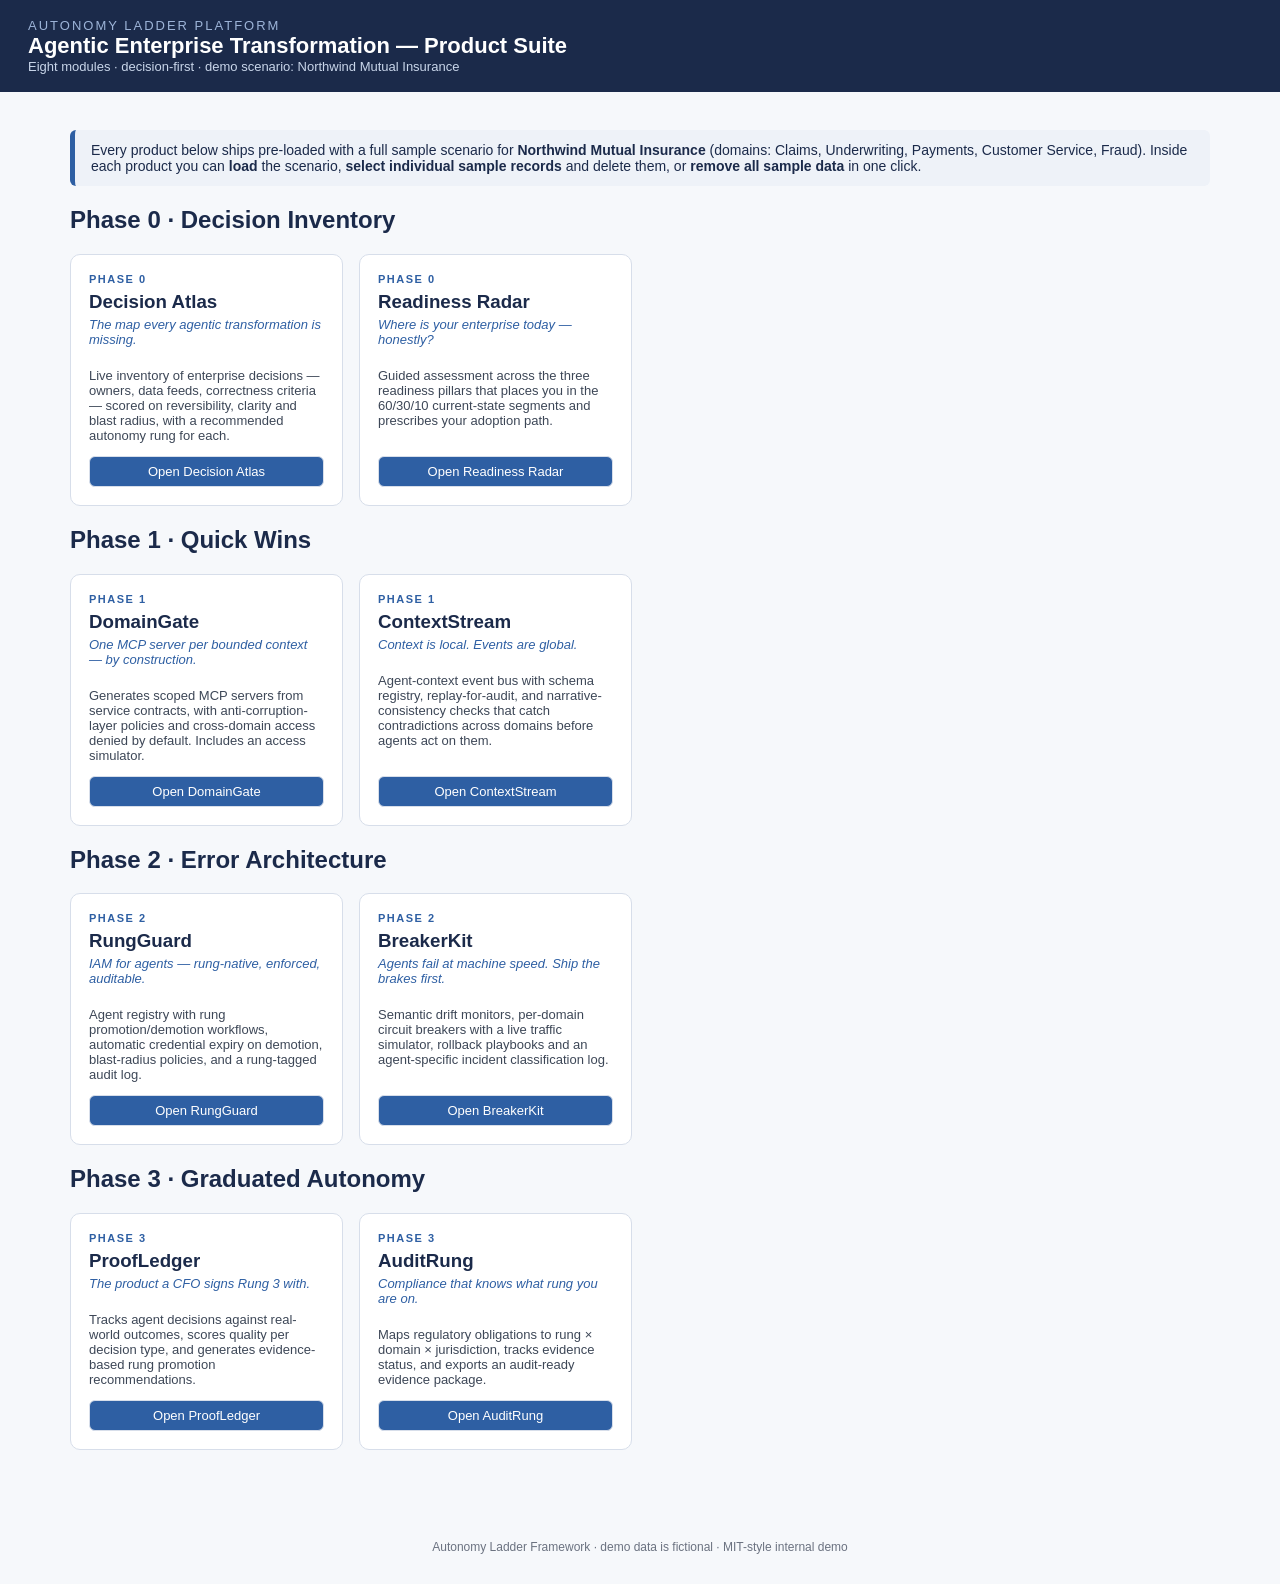
<file: AutonomyLadderFramework/index.html>
<!DOCTYPE html>
<html lang="en">
<head>
<meta charset="utf-8"><meta name="viewport" content="width=device-width, initial-scale=1">
<title>Autonomy Ladder Platform</title>
<link rel="stylesheet" href="assets/styles.css">
</head>
<body>
<header class="app">
  <div>
    <div class="brand">AUTONOMY LADDER PLATFORM</div>
    <h1>Agentic Enterprise Transformation — Product Suite</h1>
    <div class="tag">Eight modules · decision-first · demo scenario: Northwind Mutual Insurance</div>
  </div>
</header>
<main>
  <div class="callout">
    Every product below ships pre-loaded with a full sample scenario for <b>Northwind Mutual Insurance</b>
    (domains: Claims, Underwriting, Payments, Customer Service, Fraud). Inside each product you can
    <b>load</b> the scenario, <b>select individual sample records</b> and delete them, or <b>remove all sample data</b> in one click.
  </div>

  <h2 style="color:var(--navy)">Phase 0 · Decision Inventory</h2>
  <div class="cards">
    <div class="card"><div class="phase">PHASE 0</div><h3>Decision Atlas</h3>
      <div class="tagline">The map every agentic transformation is missing.</div>
      <p>Live inventory of enterprise decisions — owners, data feeds, correctness criteria — scored on reversibility, clarity and blast radius, with a recommended autonomy rung for each.</p>
      <a class="btn" href="products/decision-atlas/index.html">Open Decision Atlas</a></div>
    <div class="card"><div class="phase">PHASE 0</div><h3>Readiness Radar</h3>
      <div class="tagline">Where is your enterprise today — honestly?</div>
      <p>Guided assessment across the three readiness pillars that places you in the 60/30/10 current-state segments and prescribes your adoption path.</p>
      <a class="btn" href="products/readiness-radar/index.html">Open Readiness Radar</a></div>
  </div>

  <h2 style="color:var(--navy)">Phase 1 · Quick Wins</h2>
  <div class="cards">
    <div class="card"><div class="phase">PHASE 1</div><h3>DomainGate</h3>
      <div class="tagline">One MCP server per bounded context — by construction.</div>
      <p>Generates scoped MCP servers from service contracts, with anti-corruption-layer policies and cross-domain access denied by default. Includes an access simulator.</p>
      <a class="btn" href="products/domaingate/index.html">Open DomainGate</a></div>
    <div class="card"><div class="phase">PHASE 1</div><h3>ContextStream</h3>
      <div class="tagline">Context is local. Events are global.</div>
      <p>Agent-context event bus with schema registry, replay-for-audit, and narrative-consistency checks that catch contradictions across domains before agents act on them.</p>
      <a class="btn" href="products/contextstream/index.html">Open ContextStream</a></div>
  </div>

  <h2 style="color:var(--navy)">Phase 2 · Error Architecture</h2>
  <div class="cards">
    <div class="card"><div class="phase">PHASE 2</div><h3>RungGuard</h3>
      <div class="tagline">IAM for agents — rung-native, enforced, auditable.</div>
      <p>Agent registry with rung promotion/demotion workflows, automatic credential expiry on demotion, blast-radius policies, and a rung-tagged audit log.</p>
      <a class="btn" href="products/rungguard/index.html">Open RungGuard</a></div>
    <div class="card"><div class="phase">PHASE 2</div><h3>BreakerKit</h3>
      <div class="tagline">Agents fail at machine speed. Ship the brakes first.</div>
      <p>Semantic drift monitors, per-domain circuit breakers with a live traffic simulator, rollback playbooks and an agent-specific incident classification log.</p>
      <a class="btn" href="products/breakerkit/index.html">Open BreakerKit</a></div>
  </div>

  <h2 style="color:var(--navy)">Phase 3 · Graduated Autonomy</h2>
  <div class="cards">
    <div class="card"><div class="phase">PHASE 3</div><h3>ProofLedger</h3>
      <div class="tagline">The product a CFO signs Rung 3 with.</div>
      <p>Tracks agent decisions against real-world outcomes, scores quality per decision type, and generates evidence-based rung promotion recommendations.</p>
      <a class="btn" href="products/proofledger/index.html">Open ProofLedger</a></div>
    <div class="card"><div class="phase">PHASE 3</div><h3>AuditRung</h3>
      <div class="tagline">Compliance that knows what rung you are on.</div>
      <p>Maps regulatory obligations to rung × domain × jurisdiction, tracks evidence status, and exports an audit-ready evidence package.</p>
      <a class="btn" href="products/auditrung/index.html">Open AuditRung</a></div>
  </div>
</main>
<footer>Autonomy Ladder Framework · demo data is fictional · MIT-style internal demo</footer>
</body>
</html>
</file>
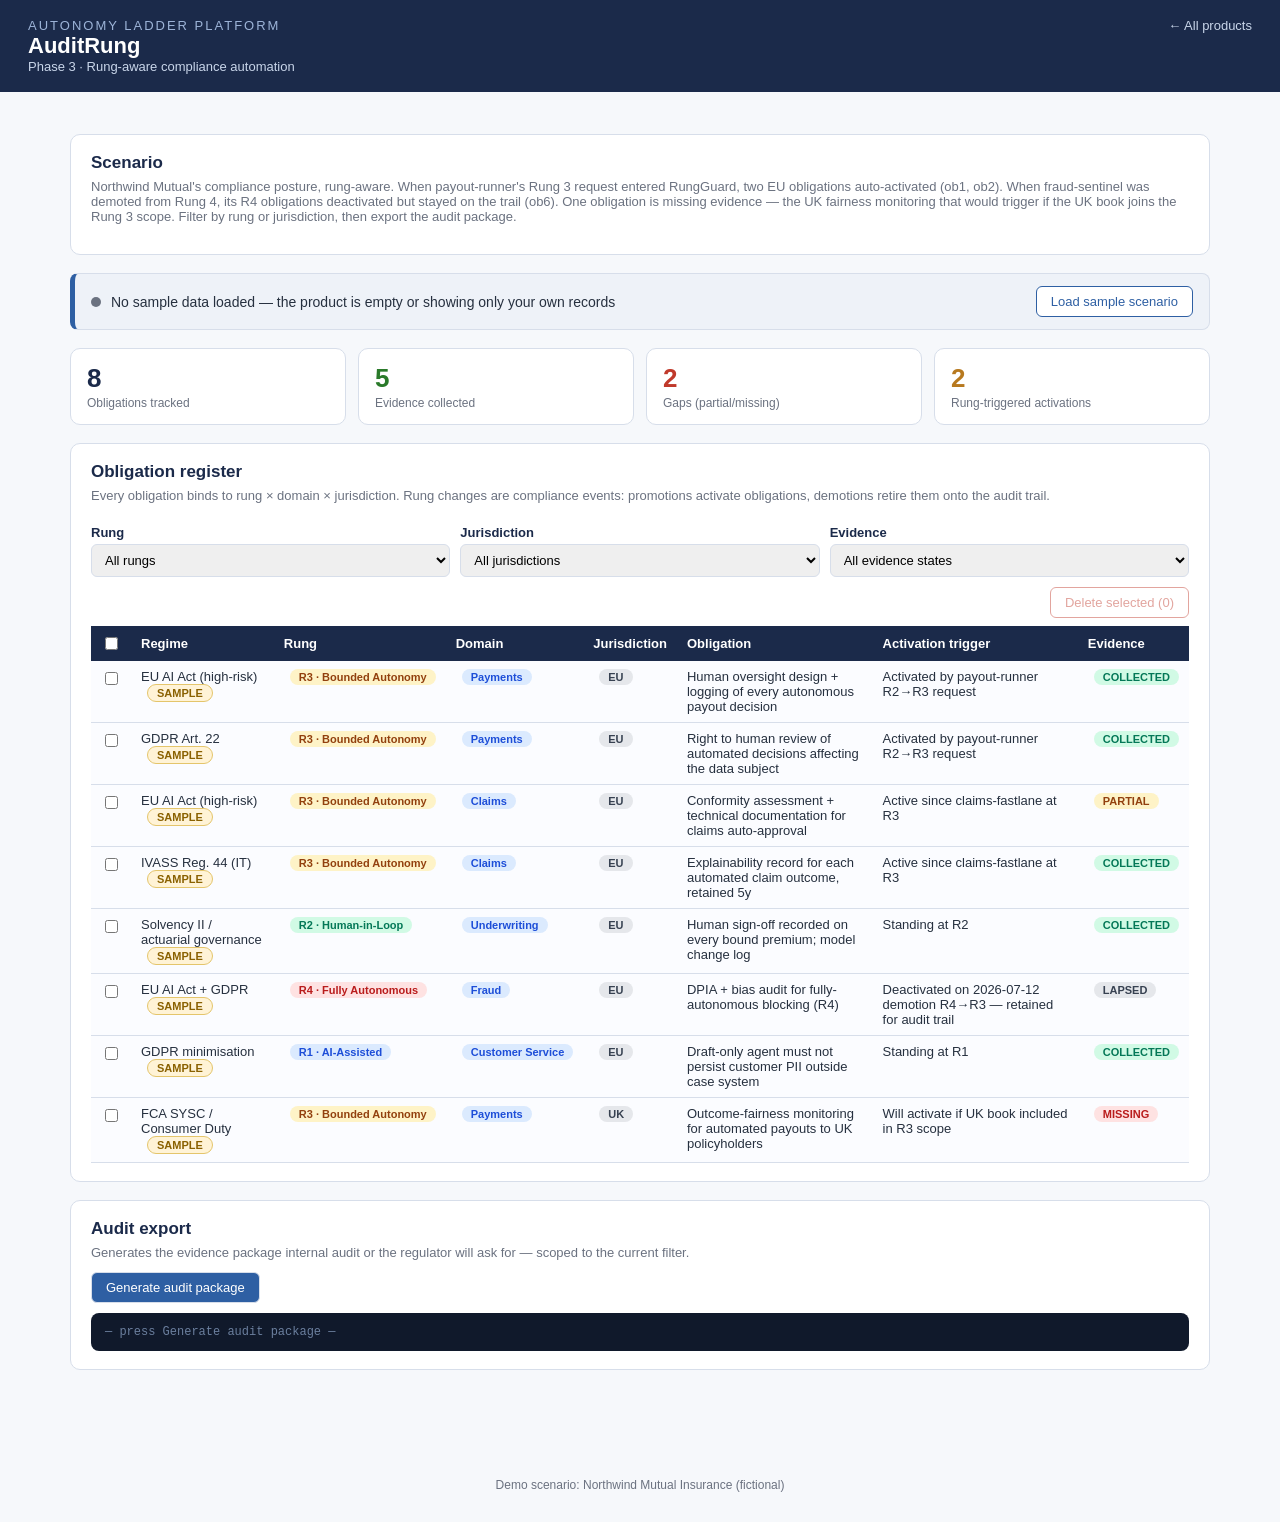
<file: AutonomyLadderFramework/products/auditrung/index.html>
<!DOCTYPE html>
<html lang="en">
<head>
<meta charset="utf-8"><meta name="viewport" content="width=device-width, initial-scale=1">
<title>AuditRung · Autonomy Ladder Platform</title>
<link rel="stylesheet" href="../../assets/styles.css">
</head>
<body>
<header class="app">
  <div>
    <div class="brand">AUTONOMY LADDER PLATFORM</div>
    <h1>AuditRung</h1>
    <div class="tag">Phase 3 · Rung-aware compliance automation</div>
  </div>
  <nav><a href="../../index.html">&larr; All products</a></nav>
</header>
<main id="app"></main>
<footer>Demo scenario: Northwind Mutual Insurance (fictional)</footer>
<script src="../../assets/store.js"></script>
<script src="../../assets/ui.js"></script>
<script src="app.js"></script>
</body>
</html>
</file>
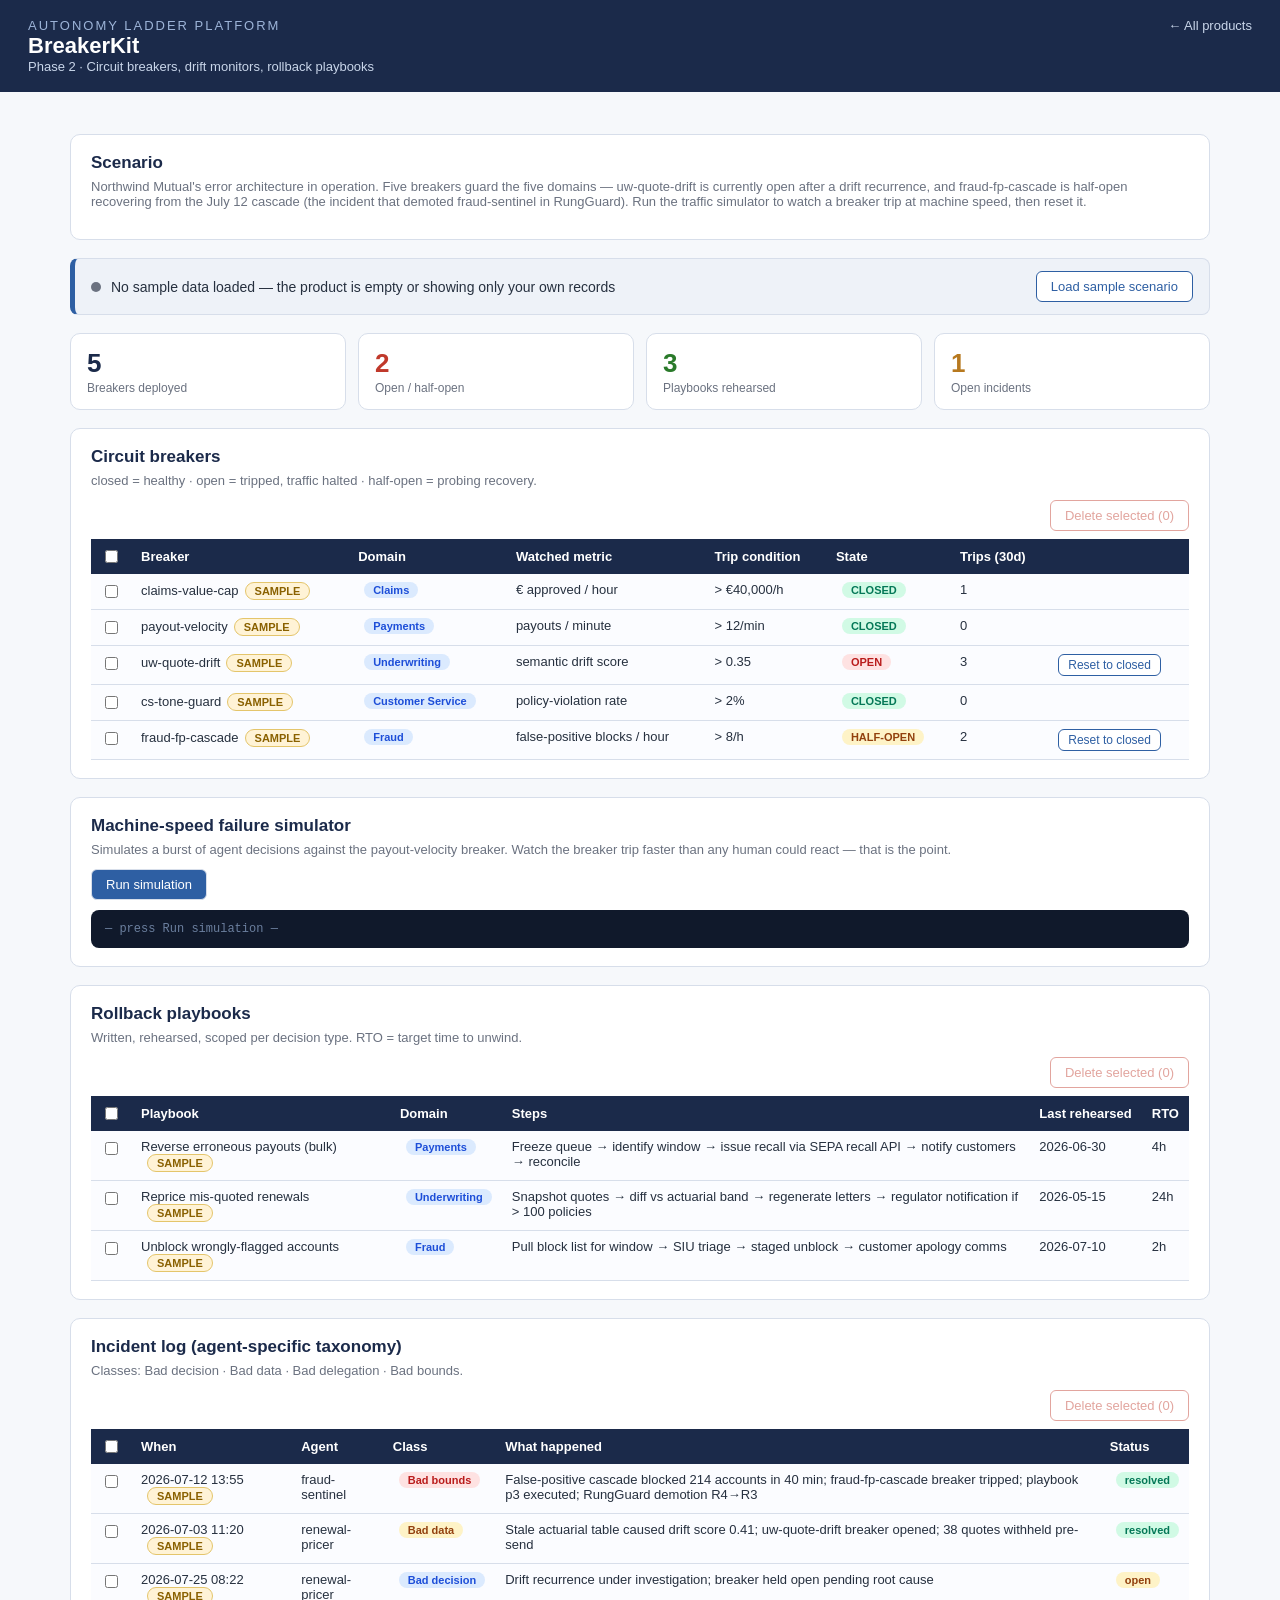
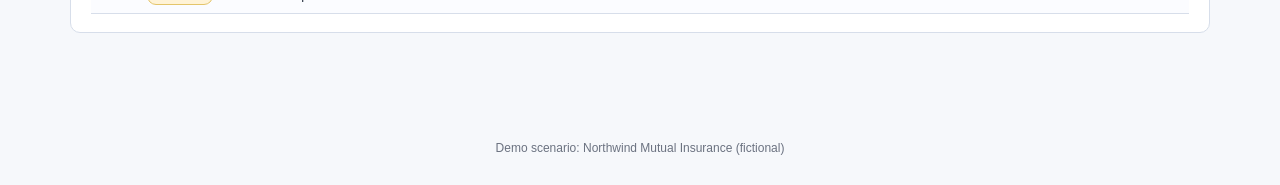
<file: AutonomyLadderFramework/products/breakerkit/index.html>
<!DOCTYPE html>
<html lang="en">
<head>
<meta charset="utf-8"><meta name="viewport" content="width=device-width, initial-scale=1">
<title>BreakerKit · Autonomy Ladder Platform</title>
<link rel="stylesheet" href="../../assets/styles.css">
</head>
<body>
<header class="app">
  <div>
    <div class="brand">AUTONOMY LADDER PLATFORM</div>
    <h1>BreakerKit</h1>
    <div class="tag">Phase 2 · Circuit breakers, drift monitors, rollback playbooks</div>
  </div>
  <nav><a href="../../index.html">&larr; All products</a></nav>
</header>
<main id="app"></main>
<footer>Demo scenario: Northwind Mutual Insurance (fictional)</footer>
<script src="../../assets/store.js"></script>
<script src="../../assets/ui.js"></script>
<script src="app.js"></script>
</body>
</html>
</file>
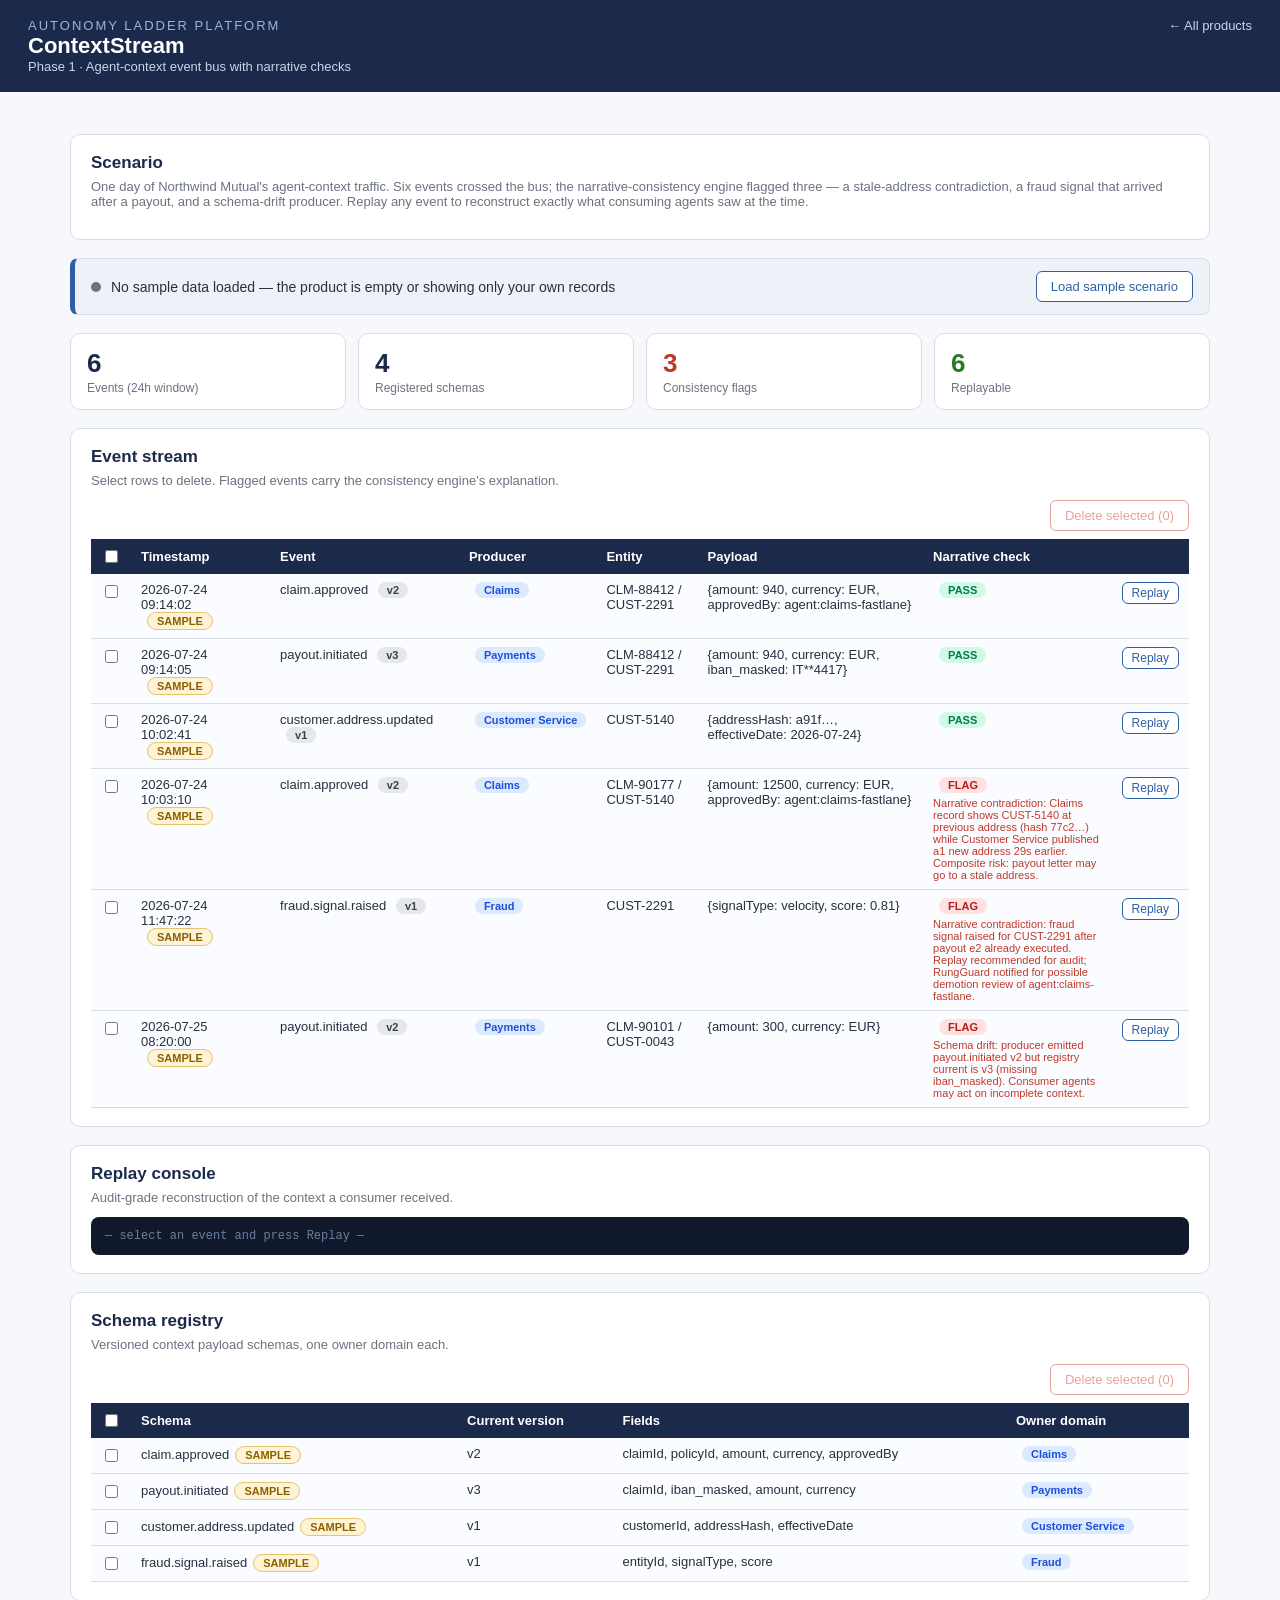
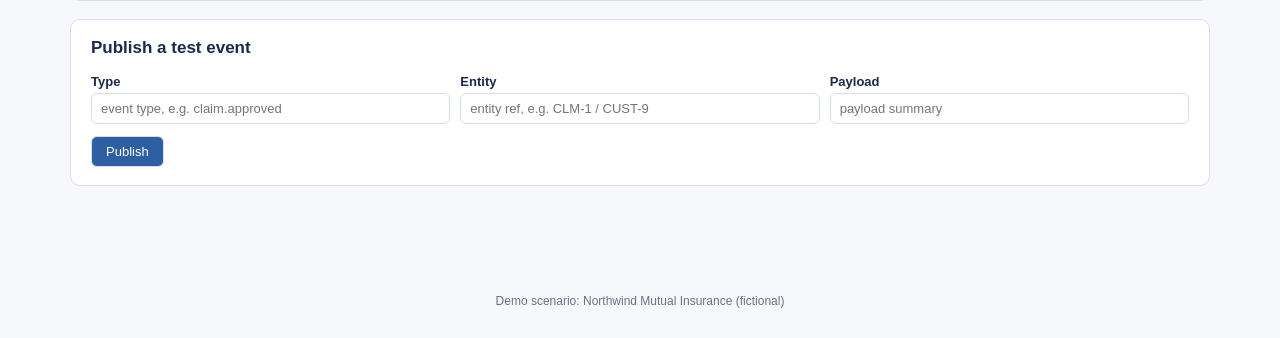
<file: AutonomyLadderFramework/products/contextstream/index.html>
<!DOCTYPE html>
<html lang="en">
<head>
<meta charset="utf-8"><meta name="viewport" content="width=device-width, initial-scale=1">
<title>ContextStream · Autonomy Ladder Platform</title>
<link rel="stylesheet" href="../../assets/styles.css">
</head>
<body>
<header class="app">
  <div>
    <div class="brand">AUTONOMY LADDER PLATFORM</div>
    <h1>ContextStream</h1>
    <div class="tag">Phase 1 · Agent-context event bus with narrative checks</div>
  </div>
  <nav><a href="../../index.html">&larr; All products</a></nav>
</header>
<main id="app"></main>
<footer>Demo scenario: Northwind Mutual Insurance (fictional)</footer>
<script src="../../assets/store.js"></script>
<script src="../../assets/ui.js"></script>
<script src="app.js"></script>
</body>
</html>
</file>
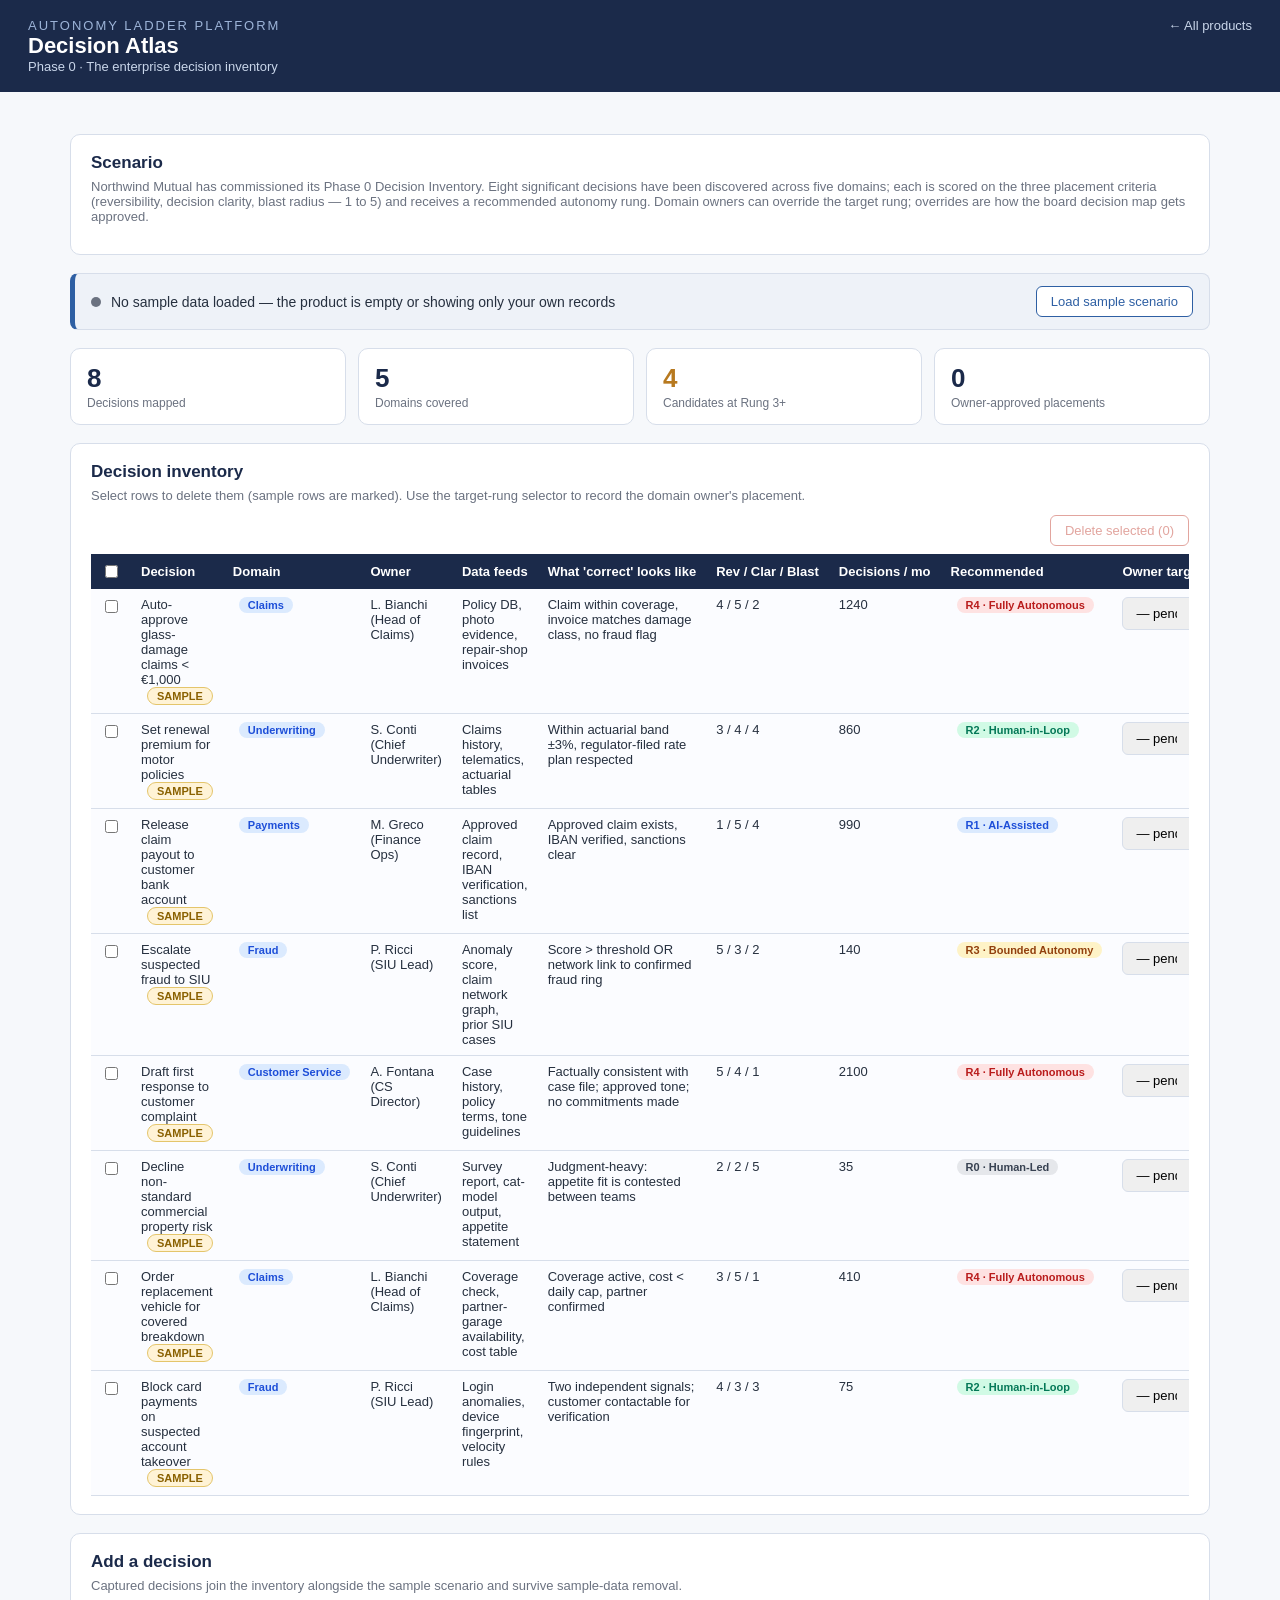
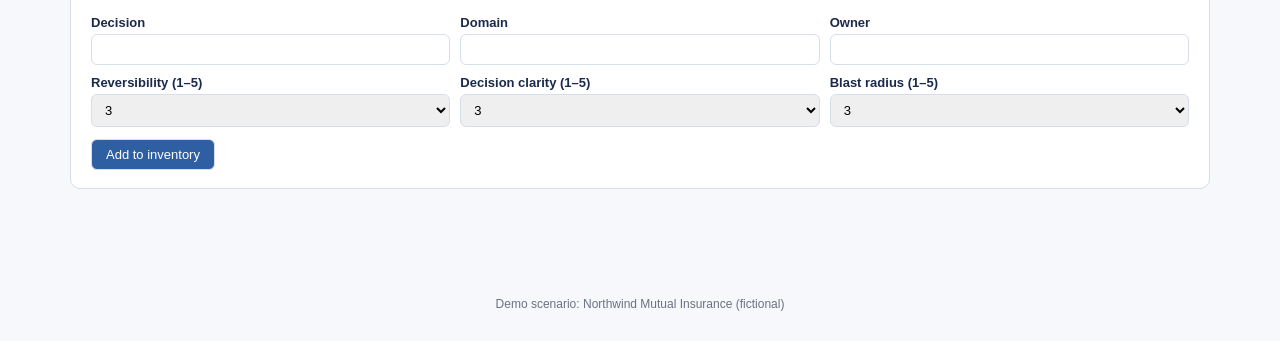
<file: AutonomyLadderFramework/products/decision-atlas/index.html>
<!DOCTYPE html>
<html lang="en">
<head>
<meta charset="utf-8"><meta name="viewport" content="width=device-width, initial-scale=1">
<title>Decision Atlas · Autonomy Ladder Platform</title>
<link rel="stylesheet" href="../../assets/styles.css">
</head>
<body>
<header class="app">
  <div>
    <div class="brand">AUTONOMY LADDER PLATFORM</div>
    <h1>Decision Atlas</h1>
    <div class="tag">Phase 0 · The enterprise decision inventory</div>
  </div>
  <nav><a href="../../index.html">&larr; All products</a></nav>
</header>
<main id="app"></main>
<footer>Demo scenario: Northwind Mutual Insurance (fictional)</footer>
<script src="../../assets/store.js"></script>
<script src="../../assets/ui.js"></script>
<script src="app.js"></script>
</body>
</html>
</file>
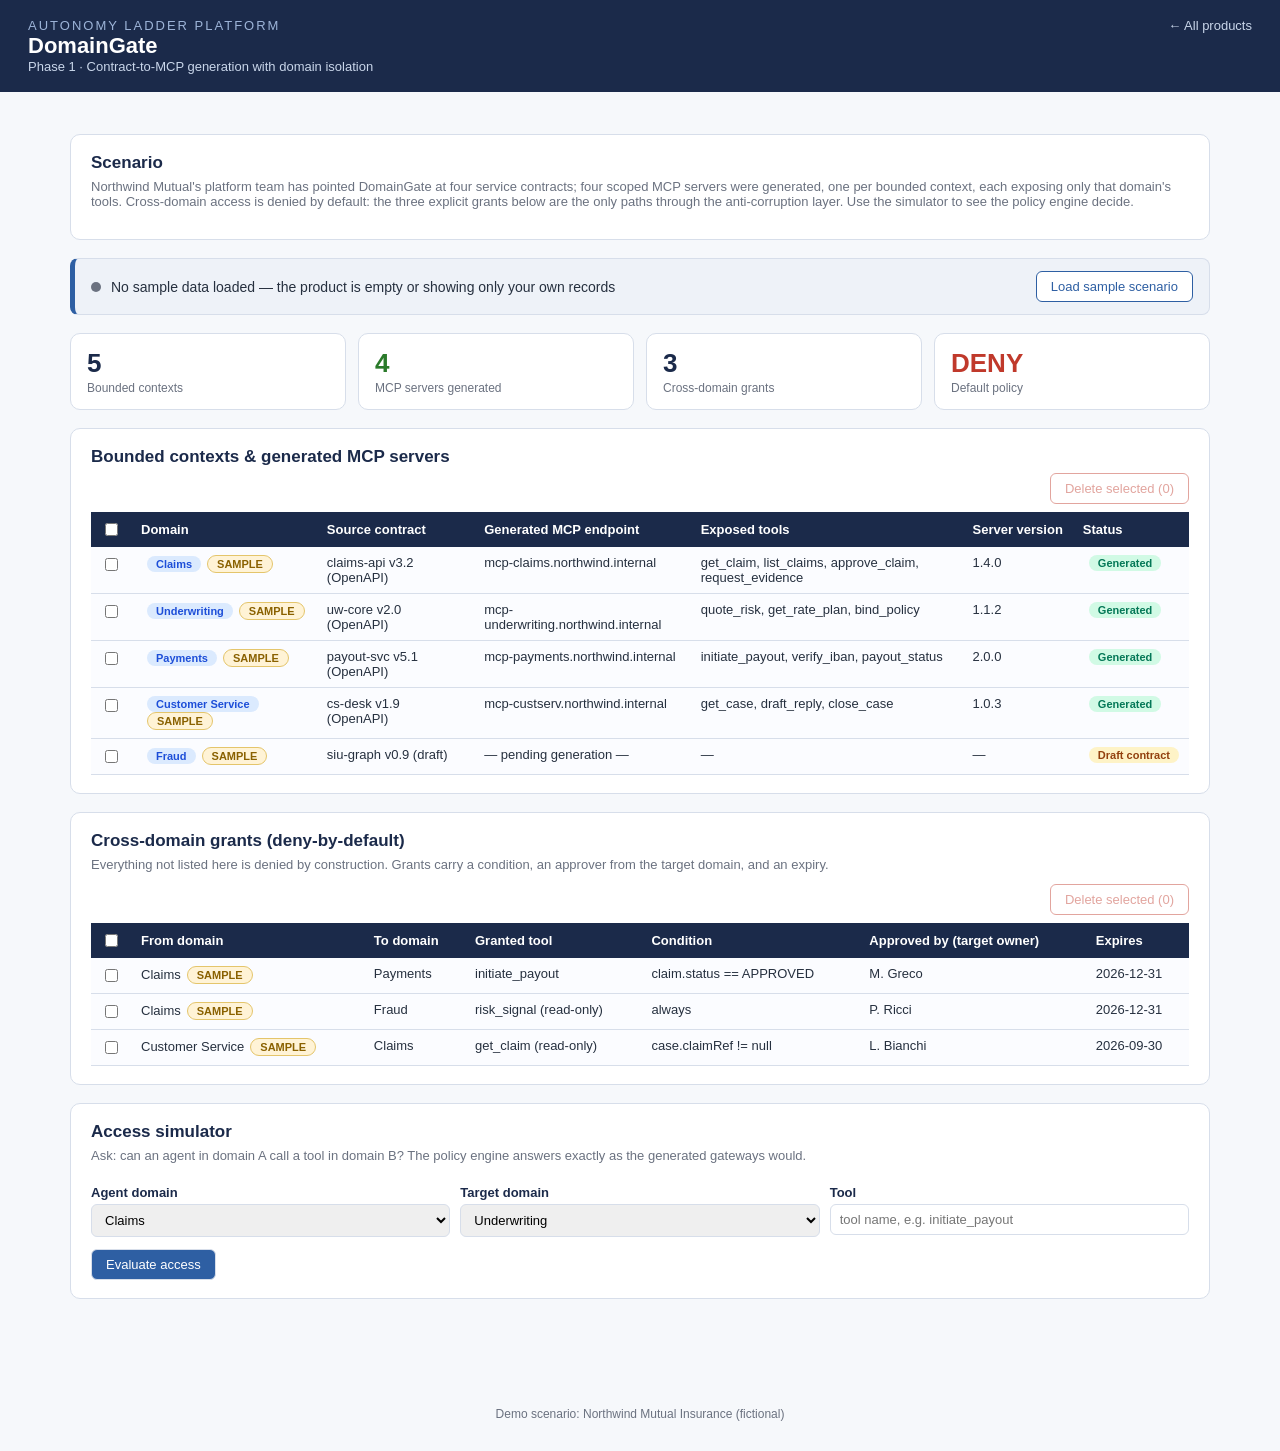
<file: AutonomyLadderFramework/products/domaingate/index.html>
<!DOCTYPE html>
<html lang="en">
<head>
<meta charset="utf-8"><meta name="viewport" content="width=device-width, initial-scale=1">
<title>DomainGate · Autonomy Ladder Platform</title>
<link rel="stylesheet" href="../../assets/styles.css">
</head>
<body>
<header class="app">
  <div>
    <div class="brand">AUTONOMY LADDER PLATFORM</div>
    <h1>DomainGate</h1>
    <div class="tag">Phase 1 · Contract-to-MCP generation with domain isolation</div>
  </div>
  <nav><a href="../../index.html">&larr; All products</a></nav>
</header>
<main id="app"></main>
<footer>Demo scenario: Northwind Mutual Insurance (fictional)</footer>
<script src="../../assets/store.js"></script>
<script src="../../assets/ui.js"></script>
<script src="app.js"></script>
</body>
</html>
</file>
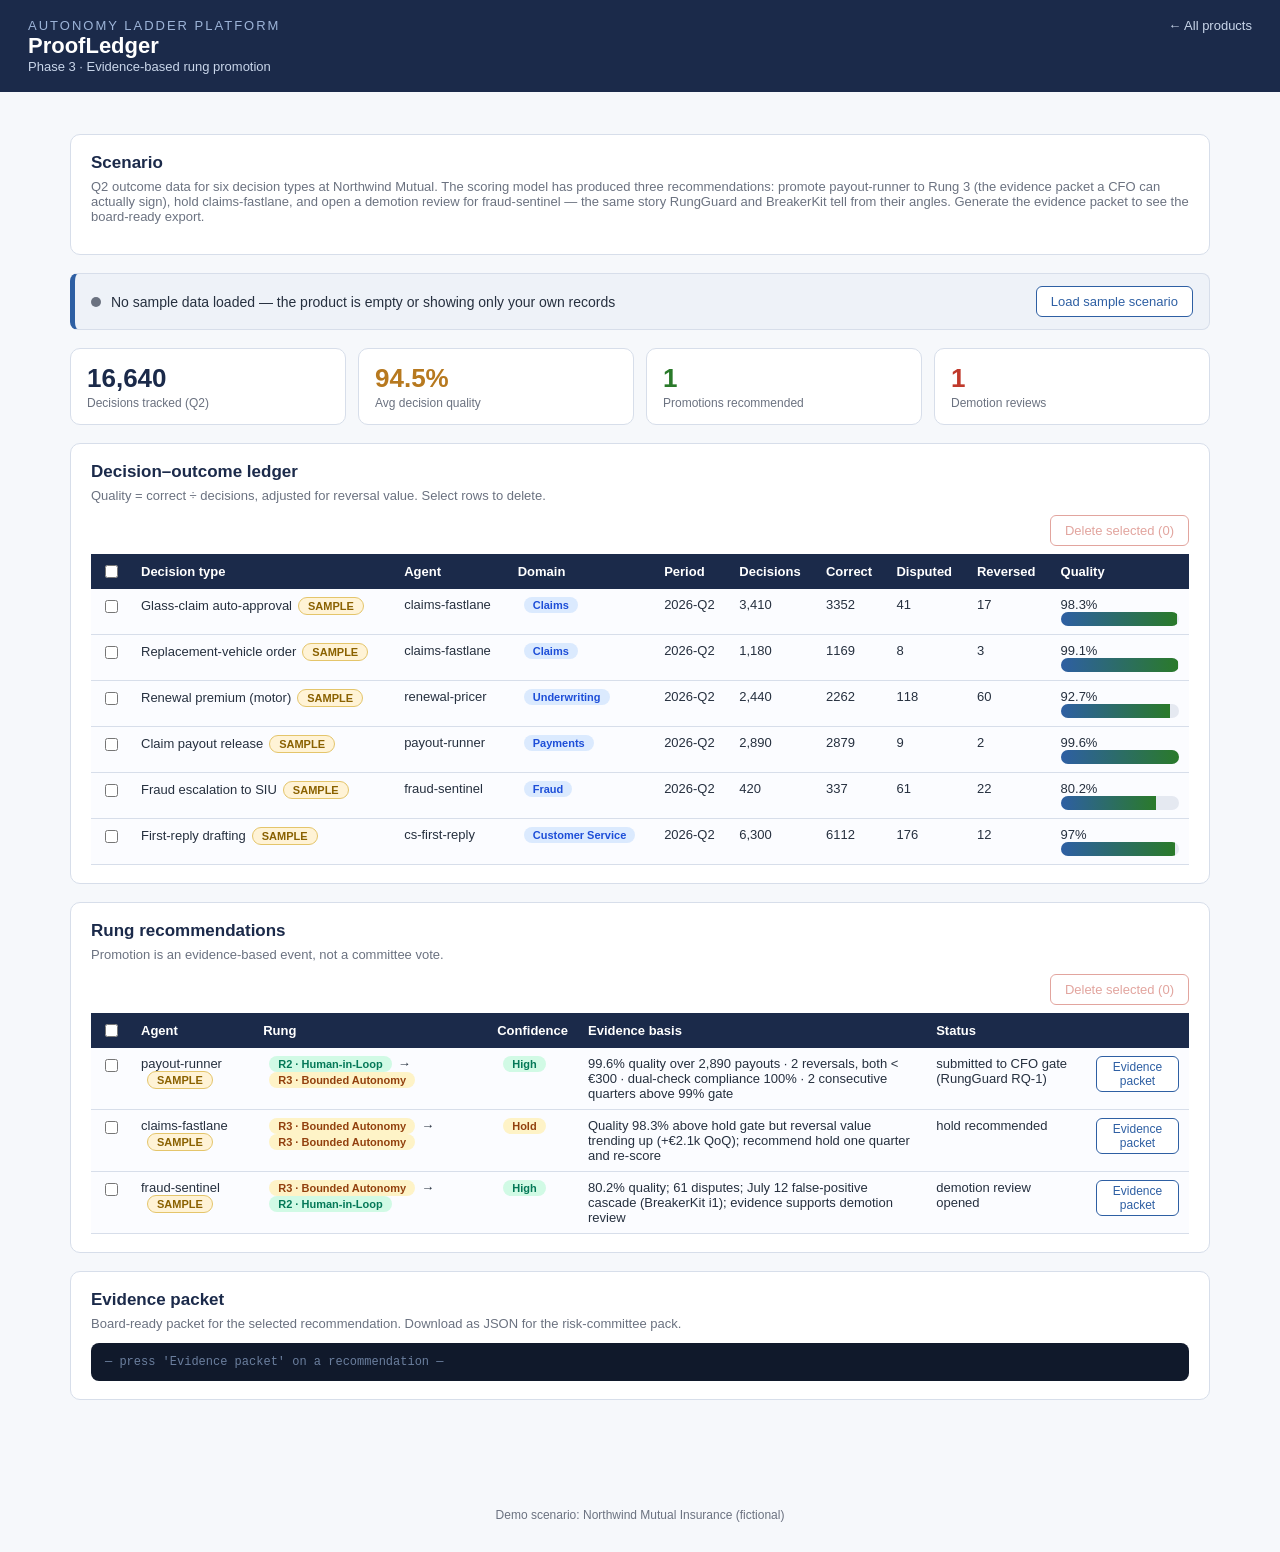
<file: AutonomyLadderFramework/products/proofledger/index.html>
<!DOCTYPE html>
<html lang="en">
<head>
<meta charset="utf-8"><meta name="viewport" content="width=device-width, initial-scale=1">
<title>ProofLedger · Autonomy Ladder Platform</title>
<link rel="stylesheet" href="../../assets/styles.css">
</head>
<body>
<header class="app">
  <div>
    <div class="brand">AUTONOMY LADDER PLATFORM</div>
    <h1>ProofLedger</h1>
    <div class="tag">Phase 3 · Evidence-based rung promotion</div>
  </div>
  <nav><a href="../../index.html">&larr; All products</a></nav>
</header>
<main id="app"></main>
<footer>Demo scenario: Northwind Mutual Insurance (fictional)</footer>
<script src="../../assets/store.js"></script>
<script src="../../assets/ui.js"></script>
<script src="app.js"></script>
</body>
</html>
</file>
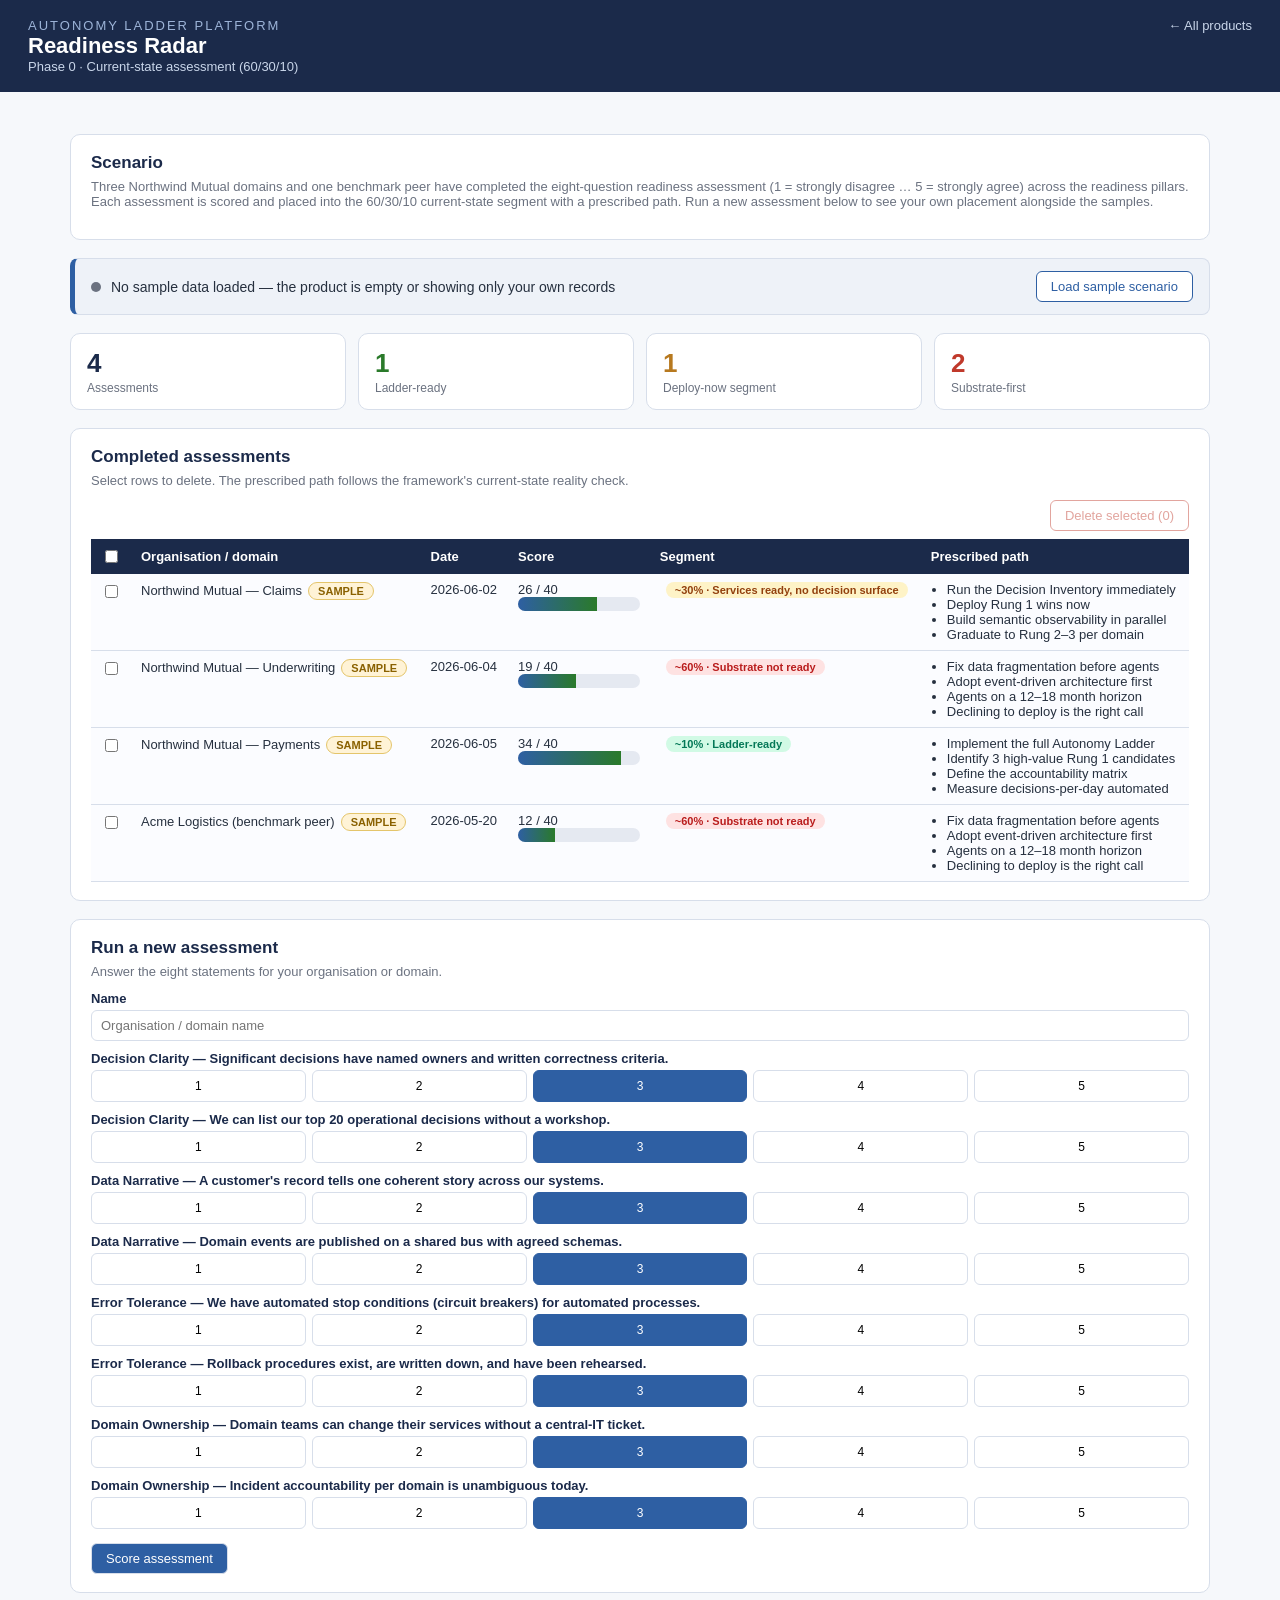
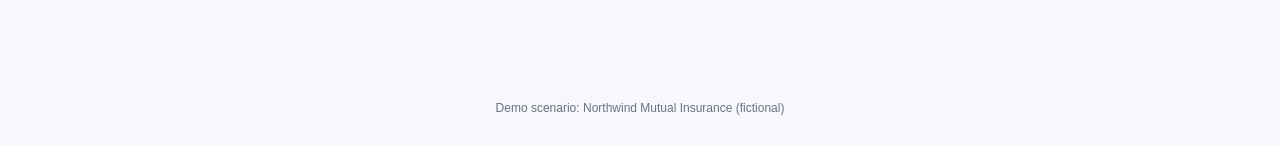
<file: AutonomyLadderFramework/products/readiness-radar/index.html>
<!DOCTYPE html>
<html lang="en">
<head>
<meta charset="utf-8"><meta name="viewport" content="width=device-width, initial-scale=1">
<title>Readiness Radar · Autonomy Ladder Platform</title>
<link rel="stylesheet" href="../../assets/styles.css">
</head>
<body>
<header class="app">
  <div>
    <div class="brand">AUTONOMY LADDER PLATFORM</div>
    <h1>Readiness Radar</h1>
    <div class="tag">Phase 0 · Current-state assessment (60/30/10)</div>
  </div>
  <nav><a href="../../index.html">&larr; All products</a></nav>
</header>
<main id="app"></main>
<footer>Demo scenario: Northwind Mutual Insurance (fictional)</footer>
<script src="../../assets/store.js"></script>
<script src="../../assets/ui.js"></script>
<script src="app.js"></script>
</body>
</html>
</file>
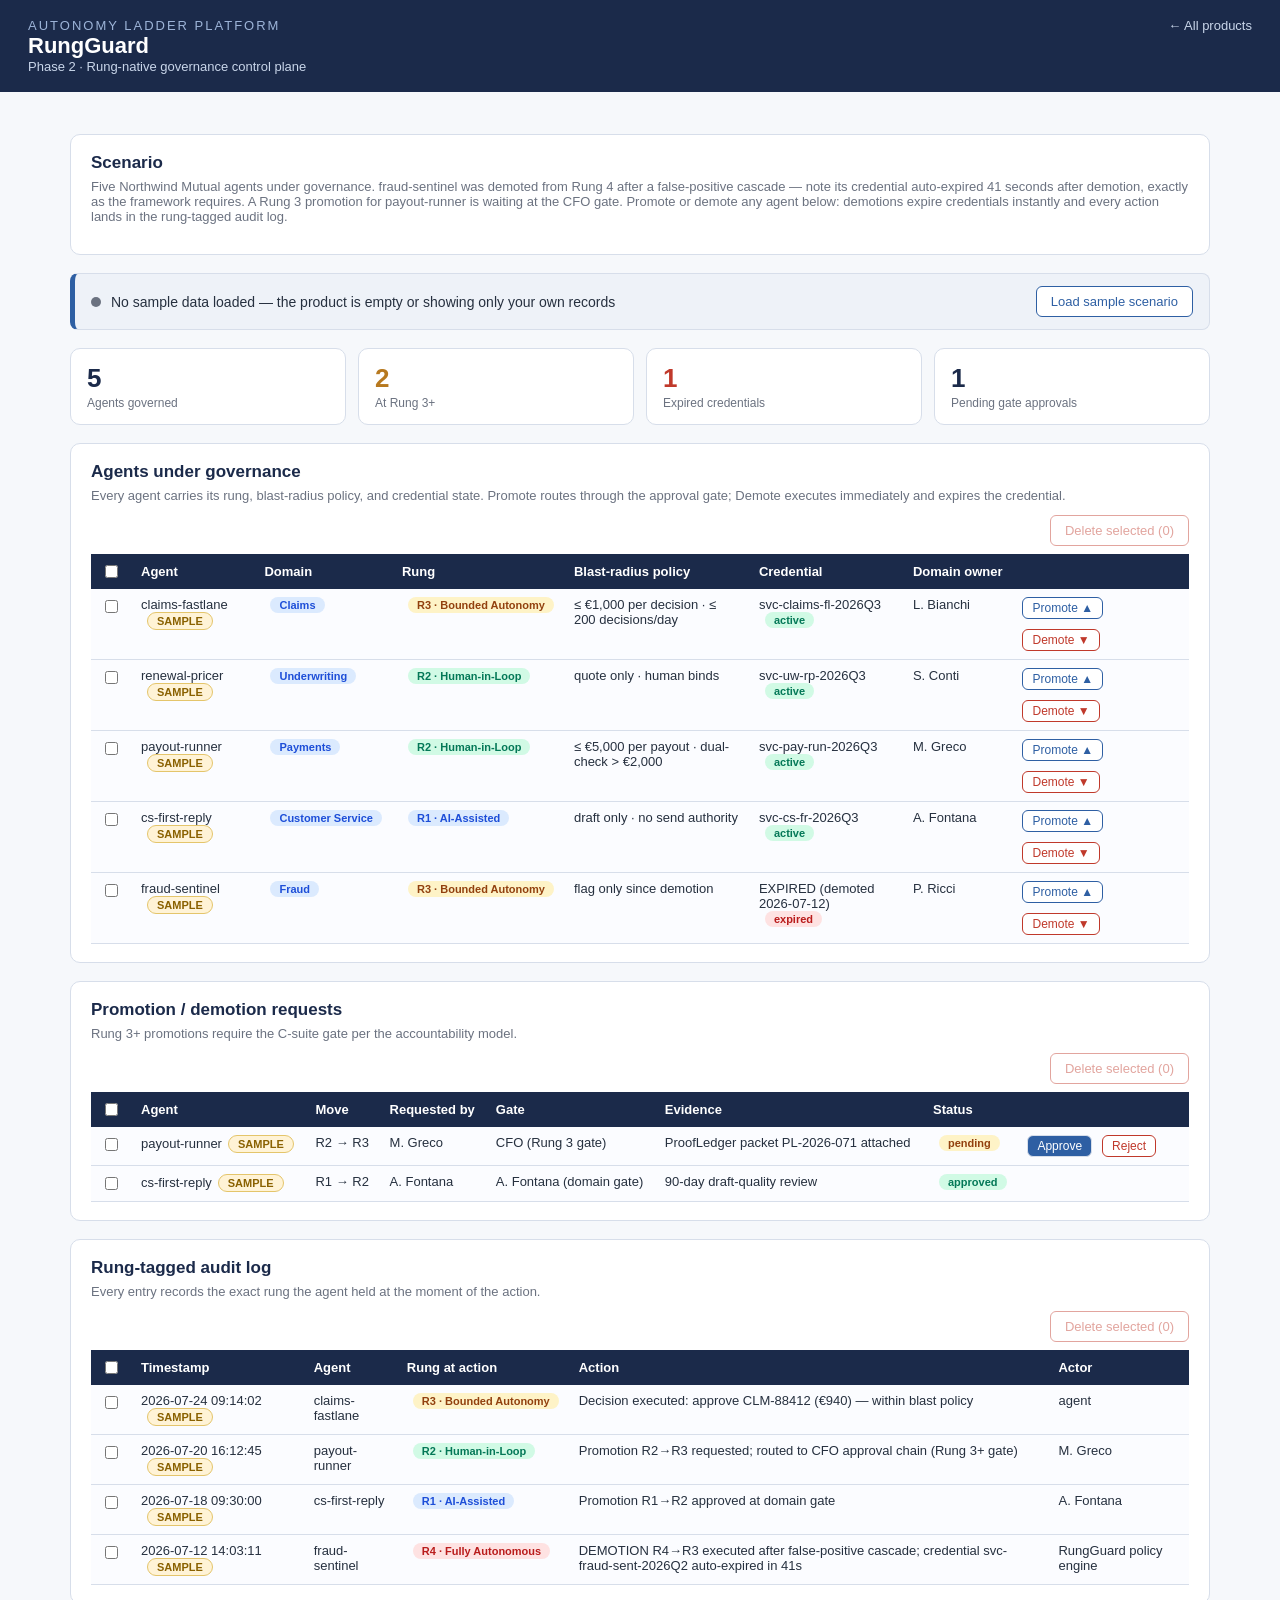
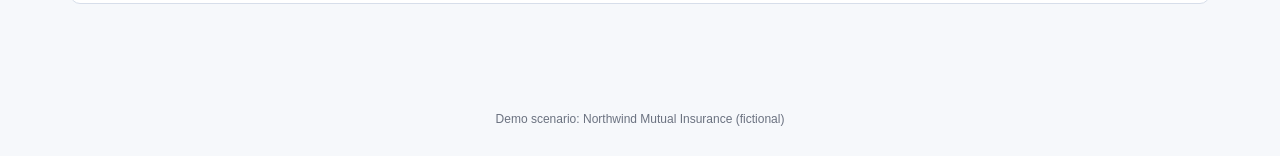
<file: AutonomyLadderFramework/products/rungguard/index.html>
<!DOCTYPE html>
<html lang="en">
<head>
<meta charset="utf-8"><meta name="viewport" content="width=device-width, initial-scale=1">
<title>RungGuard · Autonomy Ladder Platform</title>
<link rel="stylesheet" href="../../assets/styles.css">
</head>
<body>
<header class="app">
  <div>
    <div class="brand">AUTONOMY LADDER PLATFORM</div>
    <h1>RungGuard</h1>
    <div class="tag">Phase 2 · Rung-native governance control plane</div>
  </div>
  <nav><a href="../../index.html">&larr; All products</a></nav>
</header>
<main id="app"></main>
<footer>Demo scenario: Northwind Mutual Insurance (fictional)</footer>
<script src="../../assets/store.js"></script>
<script src="../../assets/ui.js"></script>
<script src="app.js"></script>
</body>
</html>
</file>
<file: AutonomyLadderFramework/assets/styles.css>
:root {
  --navy: #1b2a4a; --blue: #2e5fa3; --accent: #c0392b; --amber: #b7791f;
  --green: #2a7a2a; --grey: #6b7280; --light: #eef2f8; --border: #d7deea;
  --bg: #f6f8fb; --card: #ffffff;
}
* { box-sizing: border-box; }
body { margin: 0; font-family: "Segoe UI", Arial, sans-serif; background: var(--bg); color: #26303f; }
a { color: var(--blue); text-decoration: none; }

header.app {
  background: var(--navy); color: #fff; padding: 18px 28px;
  display: flex; align-items: baseline; gap: 16px; flex-wrap: wrap;
}
header.app .brand { font-size: 13px; letter-spacing: 2px; color: #9db4d8; }
header.app h1 { margin: 0; font-size: 22px; }
header.app .tag { color: #c9d6ea; font-size: 13px; }
header.app nav { margin-left: auto; font-size: 13px; }
header.app nav a { color: #c9d6ea; margin-left: 14px; }

main { max-width: 1180px; margin: 0 auto; padding: 24px 20px 60px; }

.panel { background: var(--card); border: 1px solid var(--border); border-radius: 10px; padding: 18px 20px; margin: 18px 0; }
.panel h2 { margin: 0 0 6px; font-size: 17px; color: var(--navy); }
.muted { color: var(--grey); font-size: 13px; margin: 0 0 12px; }

.sample-bar {
  display: flex; justify-content: space-between; align-items: center; gap: 12px; flex-wrap: wrap;
  background: var(--light); border: 1px solid var(--border); border-left: 5px solid var(--blue);
  border-radius: 8px; padding: 12px 16px; margin: 18px 0; font-size: 14px;
}
.sample-info { display: flex; align-items: center; gap: 10px; }
.dot { width: 10px; height: 10px; border-radius: 50%; display: inline-block; }
.dot.on { background: var(--green); } .dot.off { background: var(--grey); }
.sample-actions { display: flex; gap: 8px; }

.btn { border: 1px solid var(--border); background: var(--blue); color: #fff; border-radius: 6px;
  padding: 7px 14px; font-size: 13px; cursor: pointer; }
.btn:hover { filter: brightness(1.08); }
.btn.ghost { background: #fff; color: var(--blue); border-color: var(--blue); }
.btn.danger { background: #fff; color: var(--accent); border-color: var(--accent); }
.btn.small { padding: 3px 9px; font-size: 12px; }
.btn[disabled] { opacity: .45; cursor: not-allowed; }

.table-wrap { overflow-x: auto; }
.table-controls { display: flex; justify-content: flex-end; gap: 8px; margin-bottom: 8px; }
table.data { width: 100%; border-collapse: collapse; font-size: 13px; }
table.data th { background: var(--navy); color: #fff; text-align: left; padding: 8px 10px; font-weight: 600; white-space: nowrap; }
table.data td { border-bottom: 1px solid var(--border); padding: 8px 10px; vertical-align: top; }
table.data tr.is-sample td { background: #fbfcff; }
table.data td.empty { text-align: center; color: var(--grey); padding: 26px; }
th.cb, td.cb { width: 30px; text-align: center; }

.badge { display: inline-block; border-radius: 20px; padding: 2px 9px; font-size: 11px; font-weight: 700; margin-left: 6px; white-space: nowrap; }
.badge.sample { background: #fff3d6; color: #8a6100; border: 1px solid #e4c56b; }
.badge.rung0 { background: #e5e7eb; color: #374151; }
.badge.rung1 { background: #dbeafe; color: #1d4ed8; }
.badge.rung2 { background: #d1fae5; color: #047857; }
.badge.rung3 { background: #fef3c7; color: #92400e; }
.badge.rung4 { background: #fee2e2; color: #b91c1c; }
.badge.ok { background: #d1fae5; color: #047857; }
.badge.warn { background: #fef3c7; color: #92400e; }
.badge.crit { background: #fee2e2; color: #b91c1c; }
.badge.info { background: #dbeafe; color: #1d4ed8; }
.badge.neutral { background: #e5e7eb; color: #374151; }

.stats { display: grid; grid-template-columns: repeat(auto-fit, minmax(160px, 1fr)); gap: 12px; margin: 16px 0; }
.stat { background: var(--card); border: 1px solid var(--border); border-radius: 10px; padding: 14px 16px; }
.stat-value { font-size: 26px; font-weight: 700; color: var(--navy); }
.stat-label { font-size: 12px; color: var(--grey); margin-top: 2px; }
.stat.good .stat-value { color: var(--green); }
.stat.warn .stat-value { color: var(--amber); }
.stat.crit .stat-value { color: var(--accent); }

.grid2 { display: grid; grid-template-columns: 1fr 1fr; gap: 18px; }
@media (max-width: 900px) { .grid2 { grid-template-columns: 1fr; } }

/* Launcher */
.cards { display: grid; grid-template-columns: repeat(auto-fill, minmax(260px, 1fr)); gap: 16px; }
.card { background: var(--card); border: 1px solid var(--border); border-radius: 10px; padding: 18px; display: flex; flex-direction: column; }
.card .phase { font-size: 11px; letter-spacing: 1.5px; color: var(--blue); font-weight: 700; }
.card h3 { margin: 6px 0 4px; color: var(--navy); }
.card .tagline { font-style: italic; color: var(--blue); font-size: 13px; margin-bottom: 8px; }
.card p { font-size: 13px; color: #3d4757; flex: 1; }
.card a.btn { text-align: center; }

/* forms */
label.f { display: block; font-size: 13px; margin: 10px 0 4px; color: var(--navy); font-weight: 600; }
input[type=text], select, textarea { width: 100%; padding: 7px 9px; border: 1px solid var(--border); border-radius: 6px; font-size: 13px; font-family: inherit; }
.row { display: flex; gap: 10px; flex-wrap: wrap; }
.row > div { flex: 1; min-width: 180px; }

.callout { background: var(--light); border-left: 5px solid var(--blue); border-radius: 6px; padding: 12px 16px; font-size: 14px; color: var(--navy); margin: 14px 0; }
.log { font-family: Consolas, monospace; font-size: 12px; background: #10192b; color: #b9c8e0; border-radius: 8px; padding: 12px 14px; max-height: 260px; overflow: auto; }
.log .t { color: #6b7f9e; }
.log .warn { color: #f0c674; } .log .crit { color: #ff8f8f; } .log .ok { color: #8fd694; }

.likert { display: flex; gap: 6px; }
.likert button { flex: 1; padding: 8px 4px; border: 1px solid var(--border); background: #fff; border-radius: 6px; cursor: pointer; font-size: 12px; }
.likert button.sel { background: var(--blue); color: #fff; border-color: var(--blue); }

.gauge { height: 14px; background: #e5e9f1; border-radius: 8px; overflow: hidden; }
.gauge > div { height: 100%; background: linear-gradient(90deg, var(--blue), var(--green)); }

footer { text-align: center; color: var(--grey); font-size: 12px; padding: 30px 0; }
</file>
